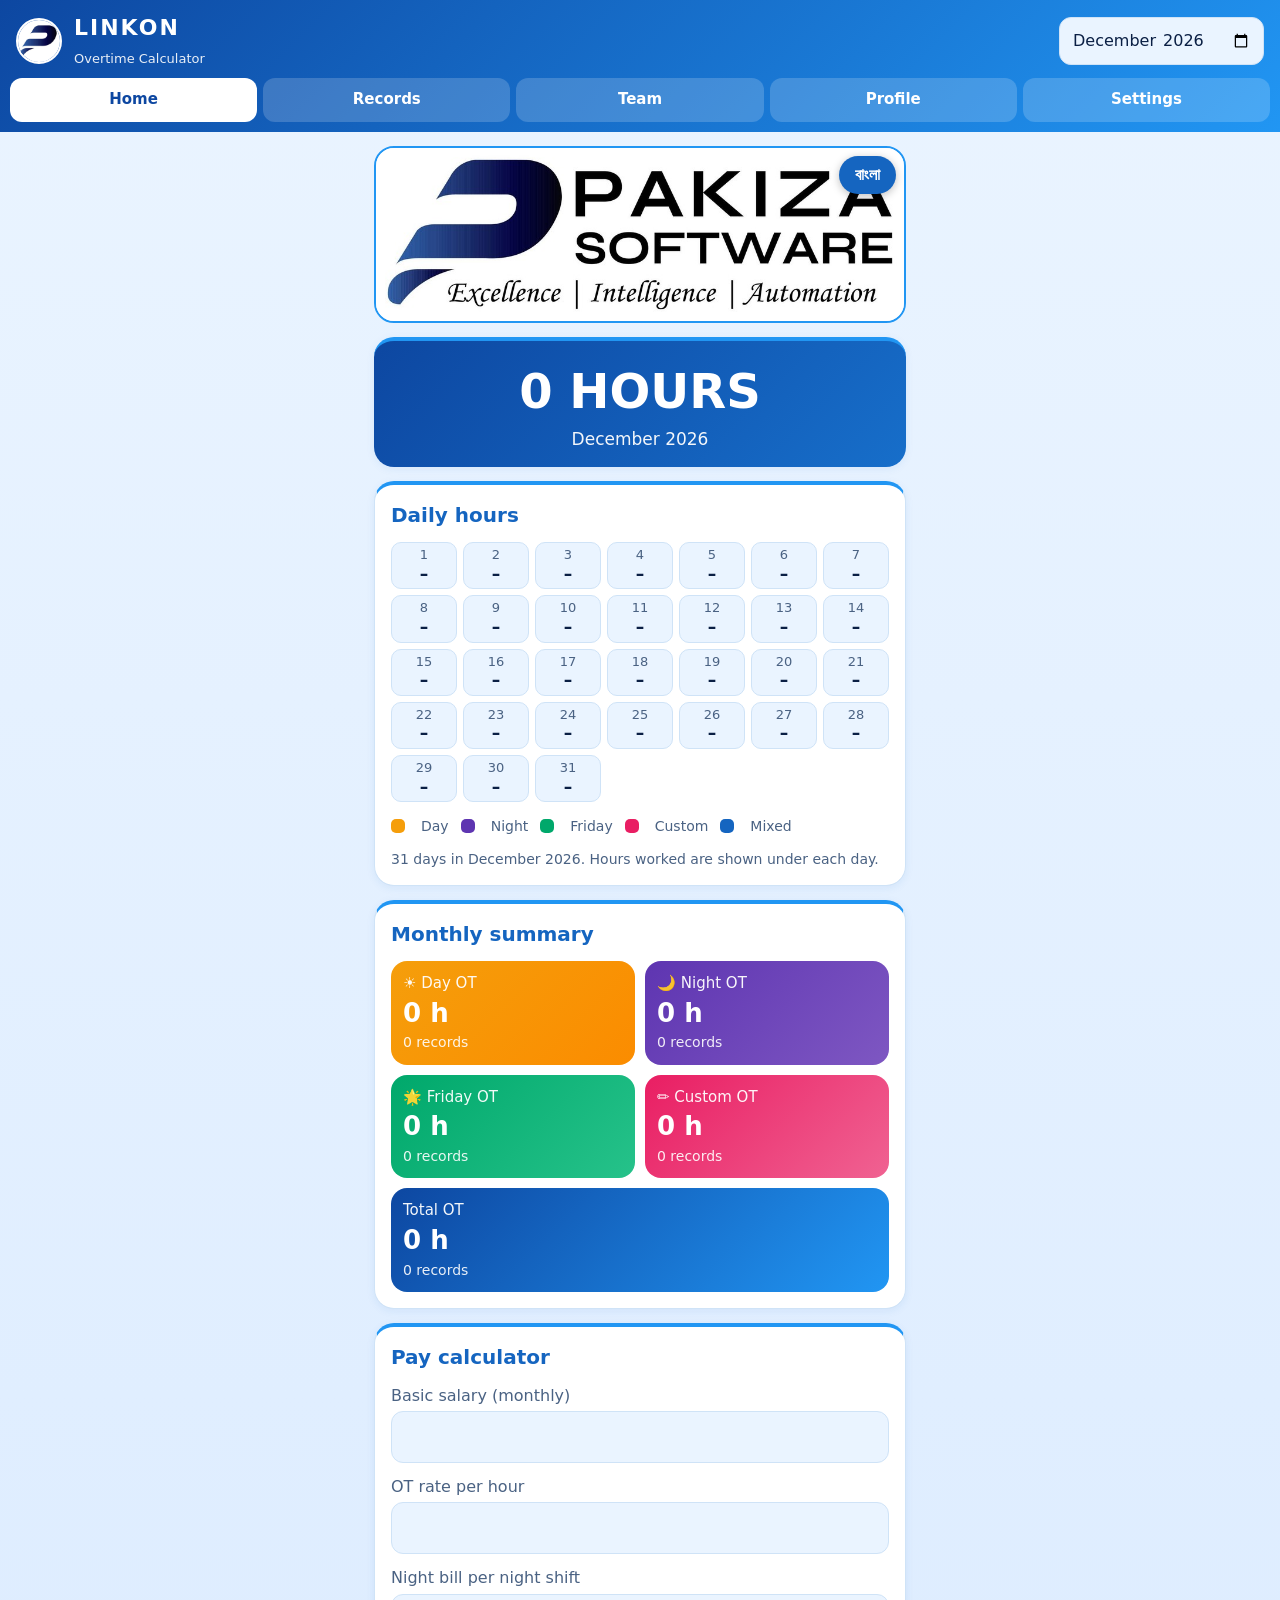
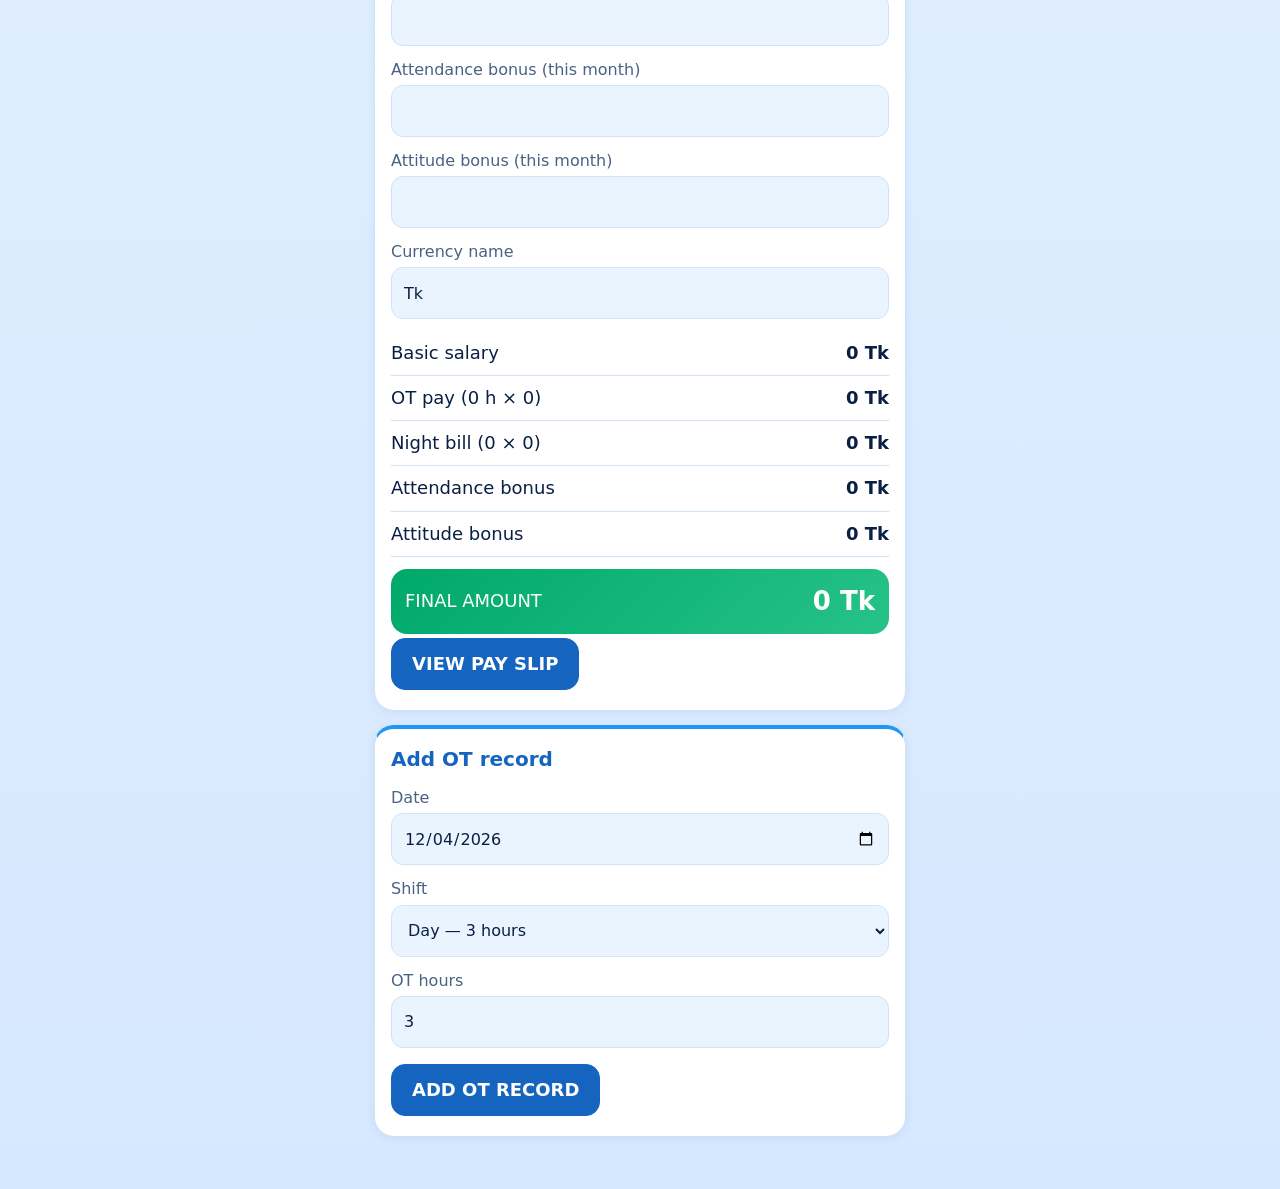
<file: index.html>
<!DOCTYPE html>
<html lang="en">
<head>
<meta charset="utf-8">
<meta name="viewport" content="width=device-width, initial-scale=1, viewport-fit=cover">
<meta name="theme-color" content="#1565c0">
<meta name="description" content="LINKON: free overtime (OT) calculator and pay slip app. Track Day, Night and Friday OT, bonuses and your final salary. Works offline.">
<link rel="canonical" href="https://linko81.github.io/newwwwww123/">
<meta property="og:title" content="LINKON — Overtime Calculator">
<meta property="og:description" content="Track overtime hours, bonuses and your final pay. Works offline. Free.">
<meta property="og:image" content="https://linko81.github.io/newwwwww123/banner.jpg">
<meta property="og:url" content="https://linko81.github.io/newwwwww123/">
<meta property="og:type" content="website">
<link rel="manifest" href="manifest.json">
<link rel="icon" href="icon-192.png">
<link rel="apple-touch-icon" href="icon-192.png">
<title>LINKON — Overtime Calculator</title>
<link rel="stylesheet" href="style.css">
</head>
<body>
<div id="splash"><img class="splash-logo" src="banner.jpg" alt="Pakiza Software"><h1>LINKON</h1><p>Overtime Calculator</p><div class="by">Built by<b id="builder"></b></div></div>

<div class="top"><header class="app-bar"><img id="avatarTop" class="avatar" src="profile.jpg" alt="Profile"><div class="ttl"><b>LINKON</b><span>Overtime Calculator</span></div><input type="month" id="monthPicker" aria-label="Month"></header>
<nav class="tabs">
<button data-go="home" class="on">Home</button><button data-go="records">Records</button><button data-go="team">Team</button><button data-go="employee">Profile</button><button data-go="settings">Settings</button></nav></div>

<main>
<section data-tab="home">
 <div class="banner"><img src="banner.jpg" alt="Pakiza Software"><button id="langBtn" class="langpill">বাংলা</button></div>
 <div class="card total"><div class="big"><span id="totalHours">0</span> HOURS</div><div id="totalLabel"></div></div>
 <div class="card"><h2>Daily hours</h2><div id="dayGrid"></div></div>
 <div class="card"><h2>Monthly summary</h2><div id="summaryTable"></div></div>
 <div class="card"><h2>Pay calculator</h2>
  <label>Basic salary (monthly)<input type="number" id="payBasic" min="0" step="0.01" inputmode="decimal"></label>
  <label>OT rate per hour<input type="number" id="payRate" min="0" step="0.01" inputmode="decimal"></label>
  <label>Night bill per night shift<input type="number" id="payNight" min="0" step="0.01" inputmode="decimal"></label>
  <label>Attendance bonus (this month)<input type="number" id="bonusAtt" min="0" step="0.01" inputmode="decimal"></label>
  <label>Attitude bonus (this month)<input type="number" id="bonusAtd" min="0" step="0.01" inputmode="decimal"></label>
  <label>Currency name<input id="payCur" maxlength="6"></label>
  <div id="payResult"></div>
  <button class="primary" id="slipBtn">VIEW PAY SLIP</button></div>
 <div class="card"><h2 id="formTitle">Add OT record</h2>
  <label>Date<input type="date" id="recDate"></label>
  <label>Shift<select id="recShift"></select></label>
  <label>OT hours<input type="number" id="recHours" step="0.25" min="0" inputmode="decimal"></label>
  <div class="row"><button class="primary" id="addBtn">ADD OT RECORD</button><button id="cancelEdit" hidden>Cancel</button></div>
 </div>
</section>

<section data-tab="records" hidden>
 <div class="card"><h2>OT records</h2><div id="recordList"></div>
 <button class="danger" id="clearMonth">Clear this month</button></div>
</section>

<section data-tab="team" hidden>
 <div class="card"><h2>Team view (read-only)</h2>
  <p class="empty">Workers send you their backup file (Profile → Export data). Add the files here to see their records for the selected month. You can only view them: nothing here can be edited, and your own records never change. The files stay on this phone.</p>
  <button class="primary" id="teamAdd">Add worker backup files</button><button class="danger" id="teamClear">Remove all</button>
  <input type="file" id="teamFile" accept=".json,application/json" multiple hidden></div>
 <div class="card"><h2>Online supervisor</h2>
  <p id="supMsg" class="empty">Sign in under Profile to use online supervisor access.</p>
  <div id="supBox" hidden>
   <p>Your supervisor ID:</p><div class="codebox" id="supUid"></div>
   <button id="supIdShare">Share ID</button><button id="supCheck">Check status</button>
   <div id="supPay" hidden></div>
   <div id="supActive" hidden>
    <label>Worker share code<input id="supCode" maxlength="12" autocapitalize="characters"></label>
    <button class="primary" id="supAdd">Add worker</button><button id="supRefresh">Refresh</button>
    <p class="empty">You can only view workers who gave you their code. Their records cannot be edited here.</p>
   </div>
  </div>
  <div id="onlineList"></div></div>
 <div id="teamList"></div>
</section>

<section data-tab="employee" hidden>
 <div class="card"><h2>Employee</h2>
  <div class="avrow"><img id="avatarBig" class="avatar big" src="profile.jpg" alt="Profile"><div><button id="avatarBtn">Change picture</button><button id="avatarReset">Default</button><input type="file" id="avatarFile" accept="image/*" hidden></div></div>
  <label>Employee name<input id="empName" autocomplete="off"></label>
  <label>Employee ID<input id="empId" autocomplete="off"></label>
  <button class="primary" id="saveEmp">Save employee</button></div>
 <div class="card"><h2>Backup</h2>
  <button id="exportBtn">Export data (JSON)</button>
  <button id="importBtn">Import data</button><input type="file" id="importFile" accept=".json,application/json" hidden></div>
 <div class="card"><h2>Online account (optional)</h2>
  <p class="empty">Back up your records online, and share them with a supervisor only if you choose. Needs internet. The app works fully without an account.</p>
  <div id="acctOut">
   <label>Email<input type="email" id="acctEmailIn" autocomplete="email"></label>
   <label>Password (6+ characters)<input type="password" id="acctPass" autocomplete="current-password"></label>
   <button class="primary" id="acctSignIn">Sign in</button><button id="acctSignUp">Create account</button><button id="acctReset">Forgot password</button>
  </div>
  <div id="acctIn" hidden>
   <p>Signed in as <b id="acctEmail"></b></p>
   <p class="empty" id="syncInfo">Not synced yet.</p>
   <button class="primary" id="acctSync">Sync now</button><button id="acctOutBtn">Sign out</button>
   <h3>Share with a supervisor</h3>
   <p class="empty">A supervisor with this code can view your records and pay (read-only). Give it only to someone you trust.</p>
   <div id="myCodeRow" hidden><div class="codebox" id="myCode"></div><button id="codeShare">Share code</button><button class="danger" id="codeStop">Stop sharing</button></div>
   <button id="codeGet">Get my share code</button>
  </div>
 </div>
 <div class="card"><h2>Invite friends</h2><p class="empty">Share the app link with friends, family and office colleagues.</p><button class="primary" id="inviteBtn">Share app link</button><button id="installBtn" hidden>Install app</button></div>
</section>

<section data-tab="settings" hidden>
 <div class="card"><h2>OT rules (hours)</h2>
  <label>Day<input type="number" id="setDay" step="0.25" min="0.25"></label>
  <label>Night<input type="number" id="setNight" step="0.25" min="0.25"></label>
  <label>Friday option 1<input type="number" id="setFri1" step="0.25" min="0.25"></label>
  <label>Friday option 2<input type="number" id="setFri2" step="0.25" min="0.25"></label>
  <label>Theme<select id="setTheme"><option value="light">Blue &amp; White</option><option value="dark">Navy Blue</option></select></label>
  <label>Language<select id="setLang"><option value="en">English</option><option value="bn">বাংলা</option></select></label>
  <button class="primary" id="saveSettings">Save settings</button>
  <button id="resetSettings">Restore defaults</button></div>
 <div class="card"><h2>Privacy</h2><p>Your employee details and OT records are stored on this device. Nothing is sent online unless you create an online account. No analytics are used. Export a backup regularly: clearing browser data removes your records.</p></div>
</section>
</main>


<div id="slip" hidden><div class="slip-bar"><button id="slipClose">Close</button><button id="slipPrint" class="primary">Save PDF / Print</button><button id="slipShare">Share</button></div><div id="slipPaper"></div></div>
<div id="toast" role="status"></div>
<script src="i18n.js"></script>
<script src="app.js"></script>
</body>
</html>
</file>
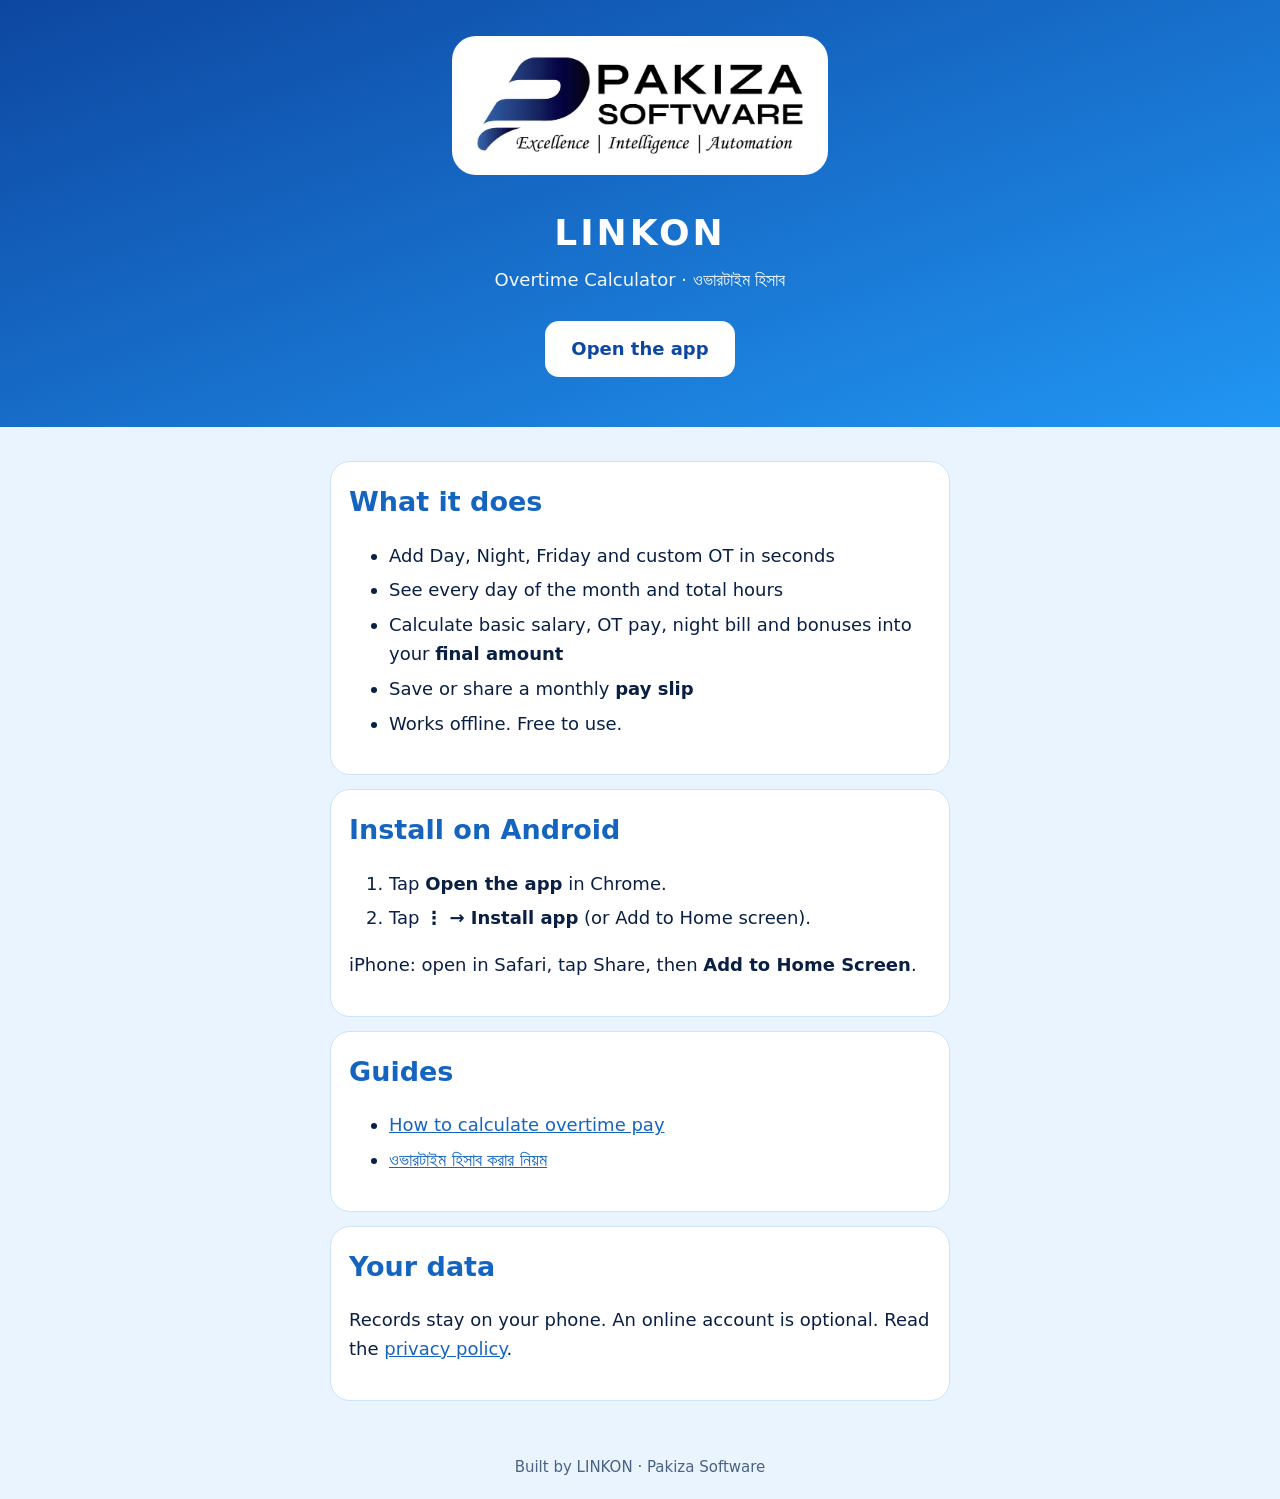
<file: download.html>
<!DOCTYPE html><html lang="en"><head><meta charset="utf-8"><meta name="viewport" content="width=device-width, initial-scale=1"><title>LINKON — Free Overtime Calculator App</title><meta name="description" content="LINKON is a free overtime (OT) calculator and pay slip app for workers. Add Day, Night and Friday OT, bonuses and see your final salary. ওভারটাইম হিসাব। Works offline."><link rel="canonical" href="https://linko81.github.io/newwwwww123/download.html"><meta property="og:title" content="LINKON — Free Overtime Calculator App"><meta property="og:description" content="LINKON is a free overtime (OT) calculator and pay slip app for workers. Add Day, Night and Friday OT, bonuses and see your final salary. ওভারটাইম হিসাব। Works offline."><meta property="og:image" content="https://linko81.github.io/newwwwww123/banner.jpg"><style>body{margin:0;font:18px/1.6 system-ui,Segoe UI,Roboto,sans-serif;background:#eaf4ff;color:#0a1f44}main{max-width:620px;margin:auto;padding:20px}
.hero{background:linear-gradient(160deg,#0d47a1,#2196f3);color:#fff;text-align:center;padding:36px 20px 44px}.hero img{width:min(86%,340px);background:#fff;border-radius:24px;padding:14px 18px}
.hero h1{margin:20px 0 4px;letter-spacing:3px}.hero p{margin:0 0 20px;opacity:.95}
.btn{display:inline-block;background:#fff;color:#0d47a1;font-weight:700;text-decoration:none;padding:14px 26px;border-radius:14px;margin:6px}
.card{background:#fff;border-radius:20px;padding:18px;margin:14px 0;border:1px solid #cfe3f7}h2{color:#1565c0;margin:0 0 8px}li{margin:6px 0}a{color:#1565c0}footer{text-align:center;color:#4a6283;font-size:15px;padding:20px}
@keyframes rise{from{opacity:0;transform:translateY(14px)}to{opacity:1;transform:none}}.card,.hero img{animation:rise .5s ease both}
@media (prefers-reduced-motion:reduce){*{animation:none!important}}</style></head><body><div class="hero"><img src="banner.jpg" alt="Pakiza Software"><h1>LINKON</h1><p>Overtime Calculator · ওভারটাইম হিসাব</p>
<a class="btn" href="./">Open the app</a></div><main>
<div class="card"><h2>What it does</h2><ul><li>Add Day, Night, Friday and custom OT in seconds</li><li>See every day of the month and total hours</li><li>Calculate basic salary, OT pay, night bill and bonuses into your <b>final amount</b></li><li>Save or share a monthly <b>pay slip</b></li><li>Works offline. Free to use.</li></ul></div>
<div class="card"><h2>Install on Android</h2><ol><li>Tap <b>Open the app</b> in Chrome.</li><li>Tap <b>⋮ → Install app</b> (or Add to Home screen).</li></ol><p>iPhone: open in Safari, tap Share, then <b>Add to Home Screen</b>.</p></div>
<div class="card"><h2>Guides</h2><ul><li><a href="guide-overtime-calculation.html">How to calculate overtime pay</a></li><li><a href="ovartime-hisab-niyom.html">ওভারটাইম হিসাব করার নিয়ম</a></li></ul></div>
<div class="card"><h2>Your data</h2><p>Records stay on your phone. An online account is optional. Read the <a href="privacy.html">privacy policy</a>.</p></div></main>
<footer>Built by LINKON · Pakiza Software</footer></body></html>
</file>
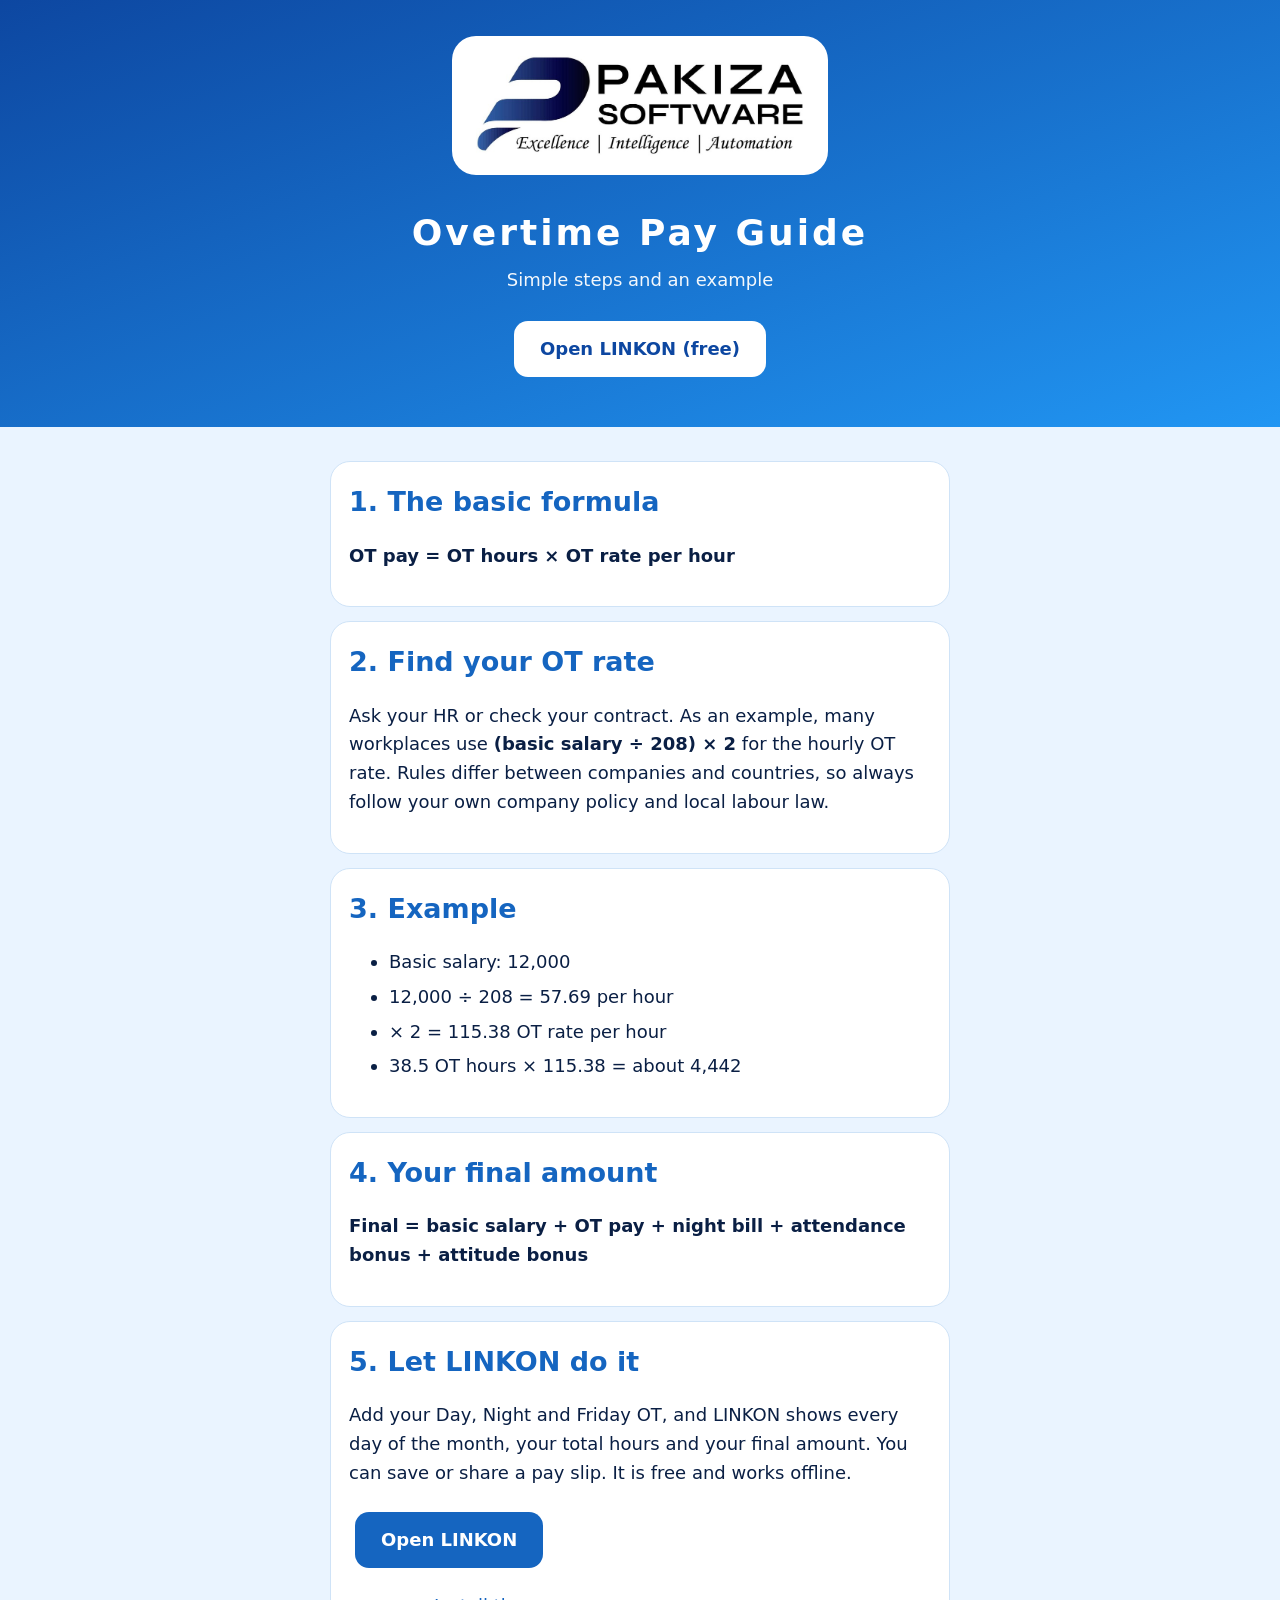
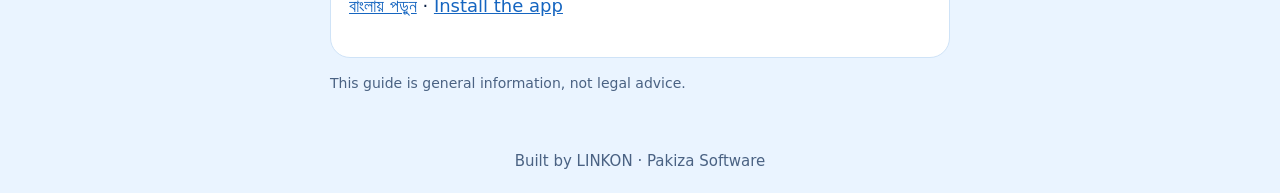
<file: guide-overtime-calculation.html>
<!DOCTYPE html><html lang="en"><head><meta charset="utf-8"><meta name="viewport" content="width=device-width, initial-scale=1"><title>How to Calculate Overtime Pay (OT) — Simple Guide | LINKON</title><meta name="description" content="Learn how to calculate overtime pay step by step, with an example, and track OT hours and your final salary free with LINKON."><link rel="canonical" href="https://linko81.github.io/newwwwww123/guide-overtime-calculation.html"><meta property="og:title" content="How to Calculate Overtime Pay (OT) — Simple Guide | LINKON"><meta property="og:description" content="Learn how to calculate overtime pay step by step, with an example, and track OT hours and your final salary free with LINKON."><meta property="og:image" content="https://linko81.github.io/newwwwww123/banner.jpg"><style>body{margin:0;font:18px/1.6 system-ui,Segoe UI,Roboto,sans-serif;background:#eaf4ff;color:#0a1f44}main{max-width:620px;margin:auto;padding:20px}
.hero{background:linear-gradient(160deg,#0d47a1,#2196f3);color:#fff;text-align:center;padding:36px 20px 44px}.hero img{width:min(86%,340px);background:#fff;border-radius:24px;padding:14px 18px}
.hero h1{margin:20px 0 4px;letter-spacing:3px}.hero p{margin:0 0 20px;opacity:.95}
.btn{display:inline-block;background:#fff;color:#0d47a1;font-weight:700;text-decoration:none;padding:14px 26px;border-radius:14px;margin:6px}
.card{background:#fff;border-radius:20px;padding:18px;margin:14px 0;border:1px solid #cfe3f7}h2{color:#1565c0;margin:0 0 8px}li{margin:6px 0}a{color:#1565c0}footer{text-align:center;color:#4a6283;font-size:15px;padding:20px}
@keyframes rise{from{opacity:0;transform:translateY(14px)}to{opacity:1;transform:none}}.card,.hero img{animation:rise .5s ease both}
@media (prefers-reduced-motion:reduce){*{animation:none!important}}</style></head><body><div class="hero"><img src="banner.jpg" alt="Pakiza Software"><h1>Overtime Pay Guide</h1><p>Simple steps and an example</p><a class="btn" href="./">Open LINKON (free)</a></div><main>
<div class="card"><h2>1. The basic formula</h2><p><b>OT pay = OT hours × OT rate per hour</b></p></div>
<div class="card"><h2>2. Find your OT rate</h2><p>Ask your HR or check your contract. As an example, many workplaces use <b>(basic salary ÷ 208) × 2</b> for the hourly OT rate. Rules differ between companies and countries, so always follow your own company policy and local labour law.</p></div>
<div class="card"><h2>3. Example</h2><ul><li>Basic salary: 12,000</li><li>12,000 ÷ 208 = 57.69 per hour</li><li>× 2 = 115.38 OT rate per hour</li><li>38.5 OT hours × 115.38 = about 4,442</li></ul></div>
<div class="card"><h2>4. Your final amount</h2><p><b>Final = basic salary + OT pay + night bill + attendance bonus + attitude bonus</b></p></div>
<div class="card"><h2>5. Let LINKON do it</h2><p>Add your Day, Night and Friday OT, and LINKON shows every day of the month, your total hours and your final amount. You can save or share a pay slip. It is free and works offline.</p><p><a class="btn" style="background:#1565c0;color:#fff" href="./">Open LINKON</a></p><p><a href="ovartime-hisab-niyom.html">বাংলায় পড়ুন</a> · <a href="download.html">Install the app</a></p></div>
<p style="font-size:14px;color:#4a6283">This guide is general information, not legal advice.</p></main><footer>Built by LINKON · Pakiza Software</footer></body></html>
</file>
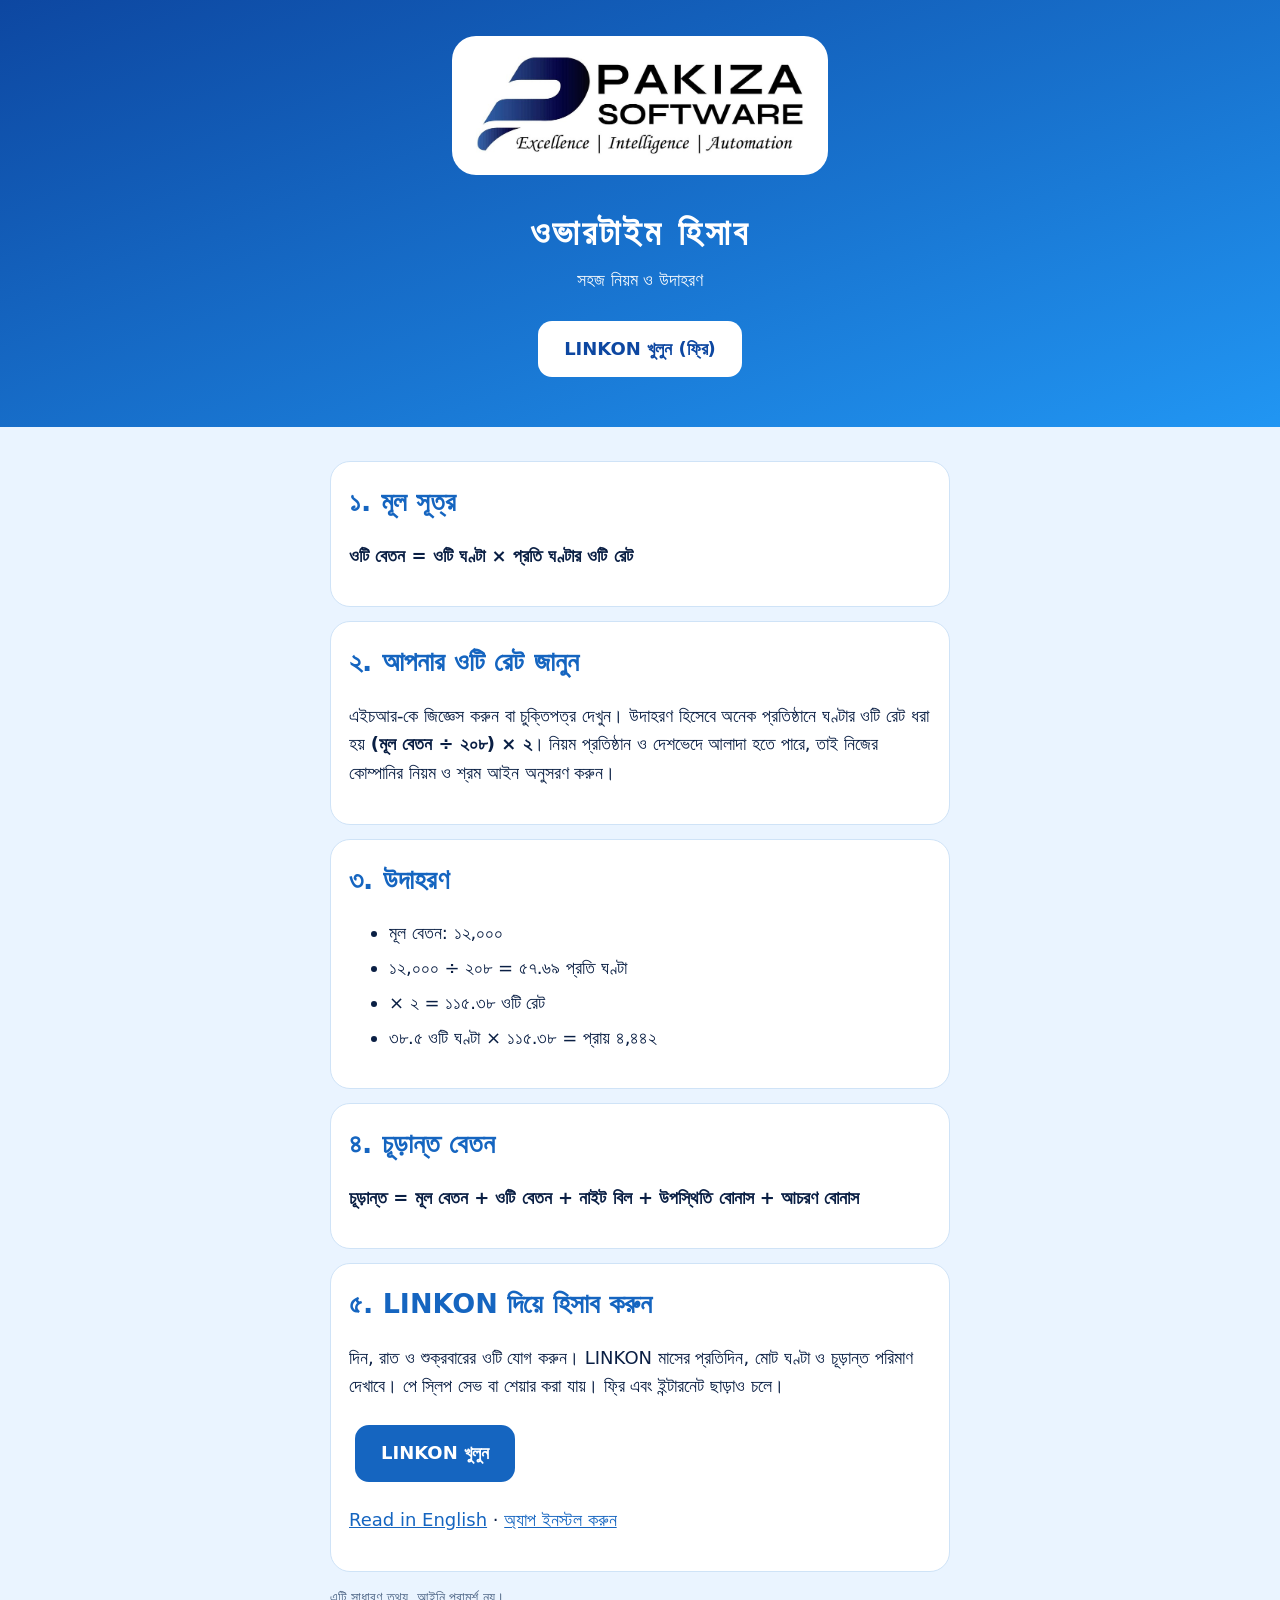
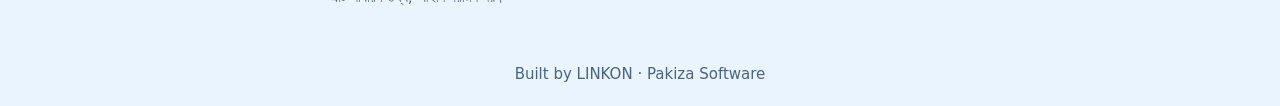
<file: ovartime-hisab-niyom.html>
<!DOCTYPE html><html lang="bn"><head><meta charset="utf-8"><meta name="viewport" content="width=device-width, initial-scale=1"><title>ওভারটাইম (OT) হিসাব করার সহজ নিয়ম | LINKON</title><meta name="description" content="ওভারটাইম বেতন কীভাবে হিসাব করবেন, উদাহরণসহ ধাপে ধাপে। LINKON অ্যাপে ওটি ঘণ্টা ও চূড়ান্ত বেতন বিনামূল্যে হিসাব করুন।"><link rel="canonical" href="https://linko81.github.io/newwwwww123/ovartime-hisab-niyom.html"><meta property="og:title" content="ওভারটাইম (OT) হিসাব করার সহজ নিয়ম | LINKON"><meta property="og:description" content="ওভারটাইম বেতন কীভাবে হিসাব করবেন, উদাহরণসহ ধাপে ধাপে। LINKON অ্যাপে ওটি ঘণ্টা ও চূড়ান্ত বেতন বিনামূল্যে হিসাব করুন।"><meta property="og:image" content="https://linko81.github.io/newwwwww123/banner.jpg"><style>body{margin:0;font:18px/1.6 system-ui,Segoe UI,Roboto,sans-serif;background:#eaf4ff;color:#0a1f44}main{max-width:620px;margin:auto;padding:20px}
.hero{background:linear-gradient(160deg,#0d47a1,#2196f3);color:#fff;text-align:center;padding:36px 20px 44px}.hero img{width:min(86%,340px);background:#fff;border-radius:24px;padding:14px 18px}
.hero h1{margin:20px 0 4px;letter-spacing:3px}.hero p{margin:0 0 20px;opacity:.95}
.btn{display:inline-block;background:#fff;color:#0d47a1;font-weight:700;text-decoration:none;padding:14px 26px;border-radius:14px;margin:6px}
.card{background:#fff;border-radius:20px;padding:18px;margin:14px 0;border:1px solid #cfe3f7}h2{color:#1565c0;margin:0 0 8px}li{margin:6px 0}a{color:#1565c0}footer{text-align:center;color:#4a6283;font-size:15px;padding:20px}
@keyframes rise{from{opacity:0;transform:translateY(14px)}to{opacity:1;transform:none}}.card,.hero img{animation:rise .5s ease both}
@media (prefers-reduced-motion:reduce){*{animation:none!important}}</style></head><body><div class="hero"><img src="banner.jpg" alt="Pakiza Software"><h1>ওভারটাইম হিসাব</h1><p>সহজ নিয়ম ও উদাহরণ</p><a class="btn" href="./">LINKON খুলুন (ফ্রি)</a></div><main>
<div class="card"><h2>১. মূল সূত্র</h2><p><b>ওটি বেতন = ওটি ঘণ্টা × প্রতি ঘণ্টার ওটি রেট</b></p></div>
<div class="card"><h2>২. আপনার ওটি রেট জানুন</h2><p>এইচআর-কে জিজ্ঞেস করুন বা চুক্তিপত্র দেখুন। উদাহরণ হিসেবে অনেক প্রতিষ্ঠানে ঘণ্টার ওটি রেট ধরা হয় <b>(মূল বেতন ÷ ২০৮) × ২</b>। নিয়ম প্রতিষ্ঠান ও দেশভেদে আলাদা হতে পারে, তাই নিজের কোম্পানির নিয়ম ও শ্রম আইন অনুসরণ করুন।</p></div>
<div class="card"><h2>৩. উদাহরণ</h2><ul><li>মূল বেতন: ১২,০০০</li><li>১২,০০০ ÷ ২০৮ = ৫৭.৬৯ প্রতি ঘণ্টা</li><li>× ২ = ১১৫.৩৮ ওটি রেট</li><li>৩৮.৫ ওটি ঘণ্টা × ১১৫.৩৮ = প্রায় ৪,৪৪২</li></ul></div>
<div class="card"><h2>৪. চূড়ান্ত বেতন</h2><p><b>চূড়ান্ত = মূল বেতন + ওটি বেতন + নাইট বিল + উপস্থিতি বোনাস + আচরণ বোনাস</b></p></div>
<div class="card"><h2>৫. LINKON দিয়ে হিসাব করুন</h2><p>দিন, রাত ও শুক্রবারের ওটি যোগ করুন। LINKON মাসের প্রতিদিন, মোট ঘণ্টা ও চূড়ান্ত পরিমাণ দেখাবে। পে স্লিপ সেভ বা শেয়ার করা যায়। ফ্রি এবং ইন্টারনেট ছাড়াও চলে।</p><p><a class="btn" style="background:#1565c0;color:#fff" href="./">LINKON খুলুন</a></p><p><a href="guide-overtime-calculation.html">Read in English</a> · <a href="download.html">অ্যাপ ইনস্টল করুন</a></p></div>
<p style="font-size:14px;color:#4a6283">এটি সাধারণ তথ্য, আইনি পরামর্শ নয়।</p></main><footer>Built by LINKON · Pakiza Software</footer></body></html>
</file>
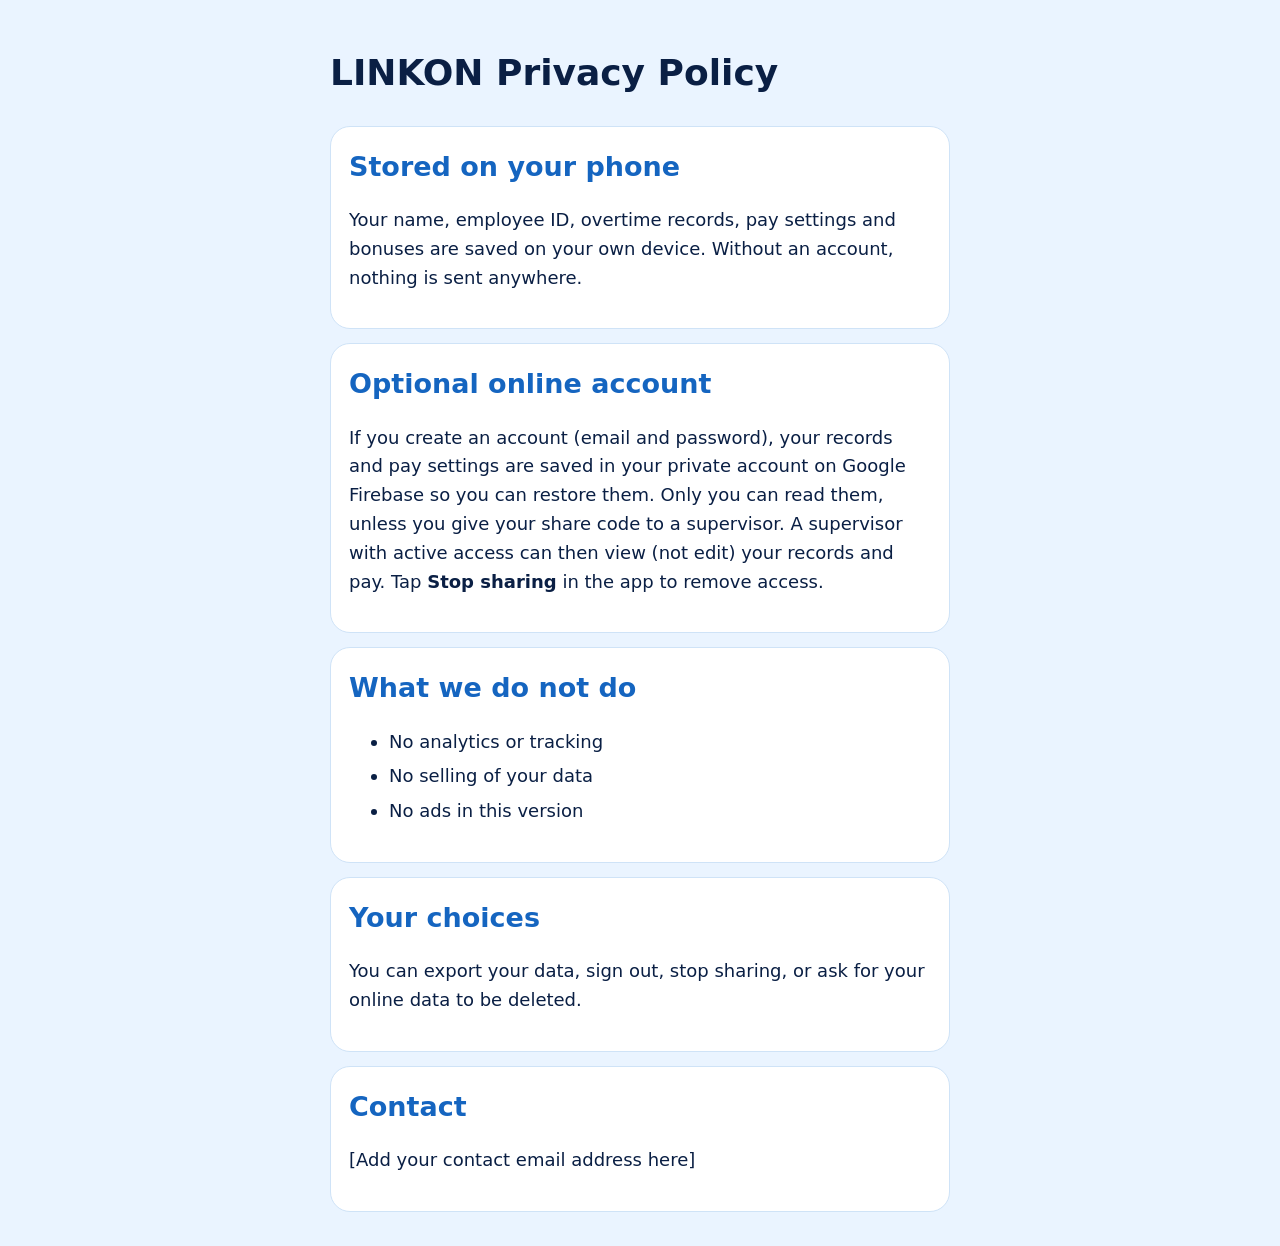
<file: privacy.html>
<!DOCTYPE html><html lang="en"><head><meta charset="utf-8"><meta name="viewport" content="width=device-width, initial-scale=1"><title>LINKON Privacy Policy</title><meta name="description" content="How LINKON stores and protects your overtime and pay data."><link rel="canonical" href="https://linko81.github.io/newwwwww123/privacy.html"><meta property="og:title" content="LINKON Privacy Policy"><meta property="og:description" content="How LINKON stores and protects your overtime and pay data."><meta property="og:image" content="https://linko81.github.io/newwwwww123/banner.jpg"><style>body{margin:0;font:18px/1.6 system-ui,Segoe UI,Roboto,sans-serif;background:#eaf4ff;color:#0a1f44}main{max-width:620px;margin:auto;padding:20px}
.hero{background:linear-gradient(160deg,#0d47a1,#2196f3);color:#fff;text-align:center;padding:36px 20px 44px}.hero img{width:min(86%,340px);background:#fff;border-radius:24px;padding:14px 18px}
.hero h1{margin:20px 0 4px;letter-spacing:3px}.hero p{margin:0 0 20px;opacity:.95}
.btn{display:inline-block;background:#fff;color:#0d47a1;font-weight:700;text-decoration:none;padding:14px 26px;border-radius:14px;margin:6px}
.card{background:#fff;border-radius:20px;padding:18px;margin:14px 0;border:1px solid #cfe3f7}h2{color:#1565c0;margin:0 0 8px}li{margin:6px 0}a{color:#1565c0}footer{text-align:center;color:#4a6283;font-size:15px;padding:20px}
@keyframes rise{from{opacity:0;transform:translateY(14px)}to{opacity:1;transform:none}}.card,.hero img{animation:rise .5s ease both}
@media (prefers-reduced-motion:reduce){*{animation:none!important}}</style></head><body><main><h1>LINKON Privacy Policy</h1>
<div class="card"><h2>Stored on your phone</h2><p>Your name, employee ID, overtime records, pay settings and bonuses are saved on your own device. Without an account, nothing is sent anywhere.</p></div>
<div class="card"><h2>Optional online account</h2><p>If you create an account (email and password), your records and pay settings are saved in your private account on Google Firebase so you can restore them. Only you can read them, unless you give your share code to a supervisor. A supervisor with active access can then view (not edit) your records and pay. Tap <b>Stop sharing</b> in the app to remove access.</p></div>
<div class="card"><h2>What we do not do</h2><ul><li>No analytics or tracking</li><li>No selling of your data</li><li>No ads in this version</li></ul></div>
<div class="card"><h2>Your choices</h2><p>You can export your data, sign out, stop sharing, or ask for your online data to be deleted.</p></div>
<div class="card"><h2>Contact</h2><p>[Add your contact email address here]</p></div></main></body></html>
</file>
<file: style.css>
:root{--day:#f59e0b;--night:#5e35b1;--friday:#00a86b;--custom:#e91e63;--bg:#eaf4ff;--card:#fff;--text:#0a1f44;--mute:#4a6283;--brand:#1565c0;--brand2:#2196f3;--accent:#e3f2fd;--line:#cfe3f7;--red:#c62828}
:root[data-theme=dark]{--bg:#08142b;--card:#0f2347;--text:#eaf2ff;--mute:#9db4d4;--brand:#4aa3ff;--brand2:#1e6fd0;--accent:#16335f;--line:#1f3b6b;--red:#ff8a80}
*{box-sizing:border-box}
body{margin:0;font:18px/1.45 system-ui,"Segoe UI",Roboto,sans-serif;background:var(--bg);color:var(--text);padding-bottom:24px}
#splash{position:fixed;inset:0;z-index:9;background:linear-gradient(160deg,#0d47a1,#2196f3);color:#fff;display:flex;flex-direction:column;align-items:center;justify-content:center;transition:opacity .35s;text-align:center}
#splash.hide{opacity:0;pointer-events:none}
#splash h1{margin:18px 0 0;font-size:34px;letter-spacing:3px}#splash p{margin:4px 0 40px;font-size:20px;opacity:.9}
.by{background:#fff;color:#0d47a1;border-radius:18px;padding:12px 28px;font-size:16px}.by b{display:block;font-size:30px;letter-spacing:4px}
.logo{width:104px;height:104px;border-radius:30px;background:#fff;color:#2196f3;font-weight:800;font-size:44px;display:grid;place-items:center}
.top{position:sticky;top:0;z-index:5;background:linear-gradient(135deg,#0d47a1,#2196f3);color:#fff;padding-top:env(safe-area-inset-top)}
.app-bar{padding:12px 16px 8px;display:flex;justify-content:space-between;align-items:center;gap:12px}
.app-bar b{font-size:22px;display:block}.app-bar span{font-size:14px;opacity:.9}
.app-bar input{width:auto;margin:0;min-height:44px;font-size:16px}
.tabs{display:flex;gap:6px;padding:0 10px 10px}
.tabs button{flex:1;margin:0;min-height:44px;padding:0 4px;font-size:16px;border:0;border-radius:12px;background:rgba(255,255,255,.18);color:#fff}
.tabs button.on{background:#fff;color:#0d47a1}
main{padding:14px;max-width:560px;margin:auto}
.card{background:var(--card);border-radius:20px;padding:16px;margin-bottom:14px;border:1px solid var(--line);box-shadow:0 2px 8px rgba(21,101,192,.08)}
h2{margin:0 0 12px;font-size:20px;color:var(--brand)}
.total{background:linear-gradient(135deg,#0d47a1,#2196f3);color:#fff;text-align:center;border:0}
.big{font-size:48px;font-weight:800}#totalLabel{font-size:17px;opacity:.95}
label{display:block;font-size:16px;color:var(--mute);margin-bottom:12px}
input,select{display:block;width:100%;margin-top:4px;min-height:52px;padding:10px 12px;font:inherit;color:var(--text);background:var(--bg);border:1px solid var(--line);border-radius:12px}
button{min-height:52px;padding:0 20px;font:inherit;font-weight:600;border-radius:14px;border:1px solid var(--brand);background:var(--card);color:var(--brand);margin:4px 6px 4px 0;cursor:pointer}
button.primary{background:var(--brand);color:#fff}
button.danger{color:var(--red);border-color:var(--red)}
.row{display:flex;flex-wrap:wrap}
table{width:100%;border-collapse:collapse}td{padding:9px 0;border-bottom:1px solid var(--line)}td:last-child{text-align:right;font-weight:600}
#dayGrid{display:grid;grid-template-columns:repeat(7,1fr);gap:6px}
.day{background:var(--bg);border:1px solid var(--line);border-radius:10px;text-align:center;padding:4px 0;line-height:1.2}
.day span{display:block;font-size:13px;color:var(--mute)}.day b{font-size:17px}
.day.has{background:var(--brand);color:#fff;border-color:transparent}.day.has span{color:#fff;opacity:.85}
#dayGrid .empty{grid-column:1/-1;font-size:14px;margin:6px 0 0}
.rec{display:flex;justify-content:space-between;align-items:center;gap:8px;padding:10px 0;border-bottom:1px solid var(--line)}
.rec small{color:var(--mute);display:block;font-size:16px}.rec button{min-height:44px;padding:0 12px}
.empty{color:var(--mute)}
#toast{position:fixed;left:50%;bottom:30px;transform:translateX(-50%);background:#0d47a1;color:#fff;padding:12px 18px;border-radius:12px;opacity:0;transition:opacity .2s;pointer-events:none;font-size:16px}
#toast.show{opacity:1}
@media (prefers-reduced-motion:reduce){*{transition:none!important}}

.g-day{background:var(--day)!important}.g-night{background:var(--night)!important}.g-friday{background:var(--friday)!important}.g-custom{background:var(--custom)!important}.g-mixed{background:var(--brand)!important}
.legend{grid-column:1/-1;display:flex;flex-wrap:wrap;gap:4px 12px;font-size:14px;color:var(--mute);margin-top:8px;align-items:center}
.legend i{display:inline-block;width:14px;height:14px;border-radius:5px;margin-right:4px;vertical-align:-2px}
.tiles{display:grid;grid-template-columns:1fr 1fr;gap:10px;margin-bottom:10px}
.tile{border-radius:16px;padding:12px;color:#fff;display:flex;flex-direction:column}
.tile span{font-size:15px;opacity:.95}.tile b{font-size:26px}.tile small{font-size:14px;opacity:.9}
.t-day{background:linear-gradient(135deg,#f59e0b,#fb8c00)}.t-night{background:linear-gradient(135deg,#5e35b1,#7e57c2)}
.t-friday{background:linear-gradient(135deg,#00a86b,#26c28a)}.t-custom{background:linear-gradient(135deg,#e91e63,#f06292)}
.t-total{background:linear-gradient(135deg,#0d47a1,#2196f3)}
.rec{border-left:6px solid var(--brand);padding-left:12px;margin-bottom:6px;border-bottom:0;background:var(--bg);border-radius:12px}
.rec.c-day{border-left-color:var(--day)}.rec.c-night{border-left-color:var(--night)}.rec.c-friday{border-left-color:var(--friday)}.rec.c-custom{border-left-color:var(--custom)}
body{background:linear-gradient(180deg,var(--bg),#d6e8ff)}:root[data-theme=dark] body{background:var(--bg)}
.card{border-top:4px solid var(--brand2)}

.paytotal{display:flex;justify-content:space-between;align-items:center;margin-top:12px;padding:14px;border-radius:16px;background:linear-gradient(135deg,#00a86b,#26c28a);color:#fff}
.paytotal b{font-size:26px}

#splash{background:linear-gradient(160deg,#0d47a1,#2196f3)}
.splash-logo{width:min(84vw,340px);height:auto;background:#fff;border-radius:24px;padding:14px 18px;box-shadow:0 10px 40px rgba(0,0,0,.3)}
.splash-logo+h1{margin-top:26px}
.avatar{width:46px;height:46px;border-radius:50%;object-fit:cover;background:#fff;border:2px solid #fff;flex:none}
.avatar.big{width:84px;height:84px;border-color:var(--brand2)}
.ttl{flex:1;min-width:0}.ttl b{font-size:22px;letter-spacing:2px;display:block}.ttl span{font-size:13px;opacity:.9}
.avrow{display:flex;align-items:center;gap:14px;margin-bottom:12px}
.banner{background:#fff;border-radius:20px;overflow:hidden;margin-bottom:14px;border:2px solid var(--brand2)}
.banner img{display:block;width:100%;height:auto}

#slip{position:fixed;inset:0;z-index:20;background:var(--bg);overflow:auto;padding:0 0 30px}
#slip[hidden]{display:none}
.slip-bar{position:sticky;top:0;display:flex;gap:6px;flex-wrap:wrap;padding:calc(10px + env(safe-area-inset-top)) 12px 10px;background:var(--bg);z-index:1}
#slipPaper{background:#fff;color:#111;max-width:560px;margin:8px auto;padding:18px;border-radius:16px;font-size:16px}
#slipPaper img{width:100%;display:block}
#slipPaper h2{color:#0d47a1;margin:10px 0 0;font-size:24px}#slipPaper h3{margin:16px 0 6px}
#slipPaper .sub{margin:0 0 10px;color:#555}#slipPaper p{margin:6px 0}
#slipPaper table{width:100%;border-collapse:collapse;margin:10px 0}#slipPaper td{padding:7px 0;border-bottom:1px solid #ddd;color:#111}
.slip-total{display:flex;justify-content:space-between;align-items:center;padding:12px 14px;border-radius:12px;background:#0d47a1;color:#fff}.slip-total b{font-size:24px}
.foot{color:#777;font-size:13px;text-align:center;margin-top:16px!important}
@media print{body.slip-open>*:not(#slip){display:none!important}body.slip-open{background:#fff;padding:0}
#slip{position:static;overflow:visible;background:#fff}.slip-bar{display:none}#slipPaper{box-shadow:none;margin:0;max-width:none}}

.slip-bar button{flex:1;padding:0 8px;margin:0;white-space:nowrap}

.tabs button{font-size:15px;padding:0 2px}
details{margin:10px 0}summary{cursor:pointer;color:var(--brand);font-weight:600;min-height:44px;display:flex;align-items:center}

[hidden]{display:none!important}

.codebox{word-break:break-all;font-family:monospace;font-size:20px;letter-spacing:2px;background:var(--bg);border:1px dashed var(--brand2);border-radius:12px;padding:10px;margin:6px 0;color:var(--text)}
#supPay p,#acctIn p{margin:8px 0}

/* ---- Motion (switched off automatically for people who prefer reduced motion) */
@keyframes rise{from{opacity:0;transform:translateY(14px)}to{opacity:1;transform:none}}
@keyframes pop{from{opacity:0;transform:scale(.6)}to{opacity:1;transform:none}}
@keyframes slideIn{from{opacity:0;transform:translateX(-14px)}to{opacity:1;transform:none}}
@keyframes flow{0%{background-position:0 50%}50%{background-position:100% 50%}100%{background-position:0 50%}}
@keyframes logoIn{from{opacity:0;transform:scale(.7)}to{opacity:1;transform:none}}
@keyframes glow{0%,100%{box-shadow:0 10px 40px rgba(0,0,0,.3)}50%{box-shadow:0 10px 50px rgba(255,255,255,.45)}}
.card,.banner{animation:rise .5s ease both}
section>.card:nth-child(2),.banner+.card{animation-delay:.08s}
section>.card:nth-child(3){animation-delay:.16s}
section>.card:nth-child(4){animation-delay:.24s}
section>.card:nth-child(n+5){animation-delay:.3s}
.total{background-size:200% 200%;animation:rise .5s ease both,flow 9s ease-in-out infinite}
.day{animation:pop .35s ease both;animation-delay:calc(var(--i,0)*14ms)}
.rec{animation:slideIn .3s ease both}
.tile{animation:pop .4s ease both}.t-day{animation-delay:.05s}.t-night{animation-delay:.12s}.t-friday{animation-delay:.19s}.t-custom{animation-delay:.26s}
.splash-logo{animation:logoIn .6s ease both,glow 2.4s ease-in-out .6s infinite}
#splash h1{animation:rise .6s .25s ease both}#splash p{animation:rise .6s .4s ease both}#splash .by{animation:rise .6s .55s ease both}
button{transition:transform .12s ease,background .2s ease,box-shadow .2s ease}
button:active{transform:scale(.96)}
button.primary:active{box-shadow:0 0 0 4px rgba(33,150,243,.25)}
.tabs button{transition:background .25s ease,color .25s ease}
#toast{transform:translate(-50%,12px);transition:opacity .25s ease,transform .25s ease}#toast.show{transform:translate(-50%,0)}
#slip:not([hidden]){animation:rise .3s ease both}
@media (prefers-reduced-motion:reduce){*,*::before,*::after{animation:none!important;transition:none!important}}
.banner{position:relative}
.langpill{position:absolute;top:8px;right:8px;min-height:38px;padding:0 16px;margin:0;border-radius:19px;background:var(--brand);color:#fff;border:0;font-size:16px;z-index:1;box-shadow:0 2px 8px rgba(0,0,0,.25)}
</file>
